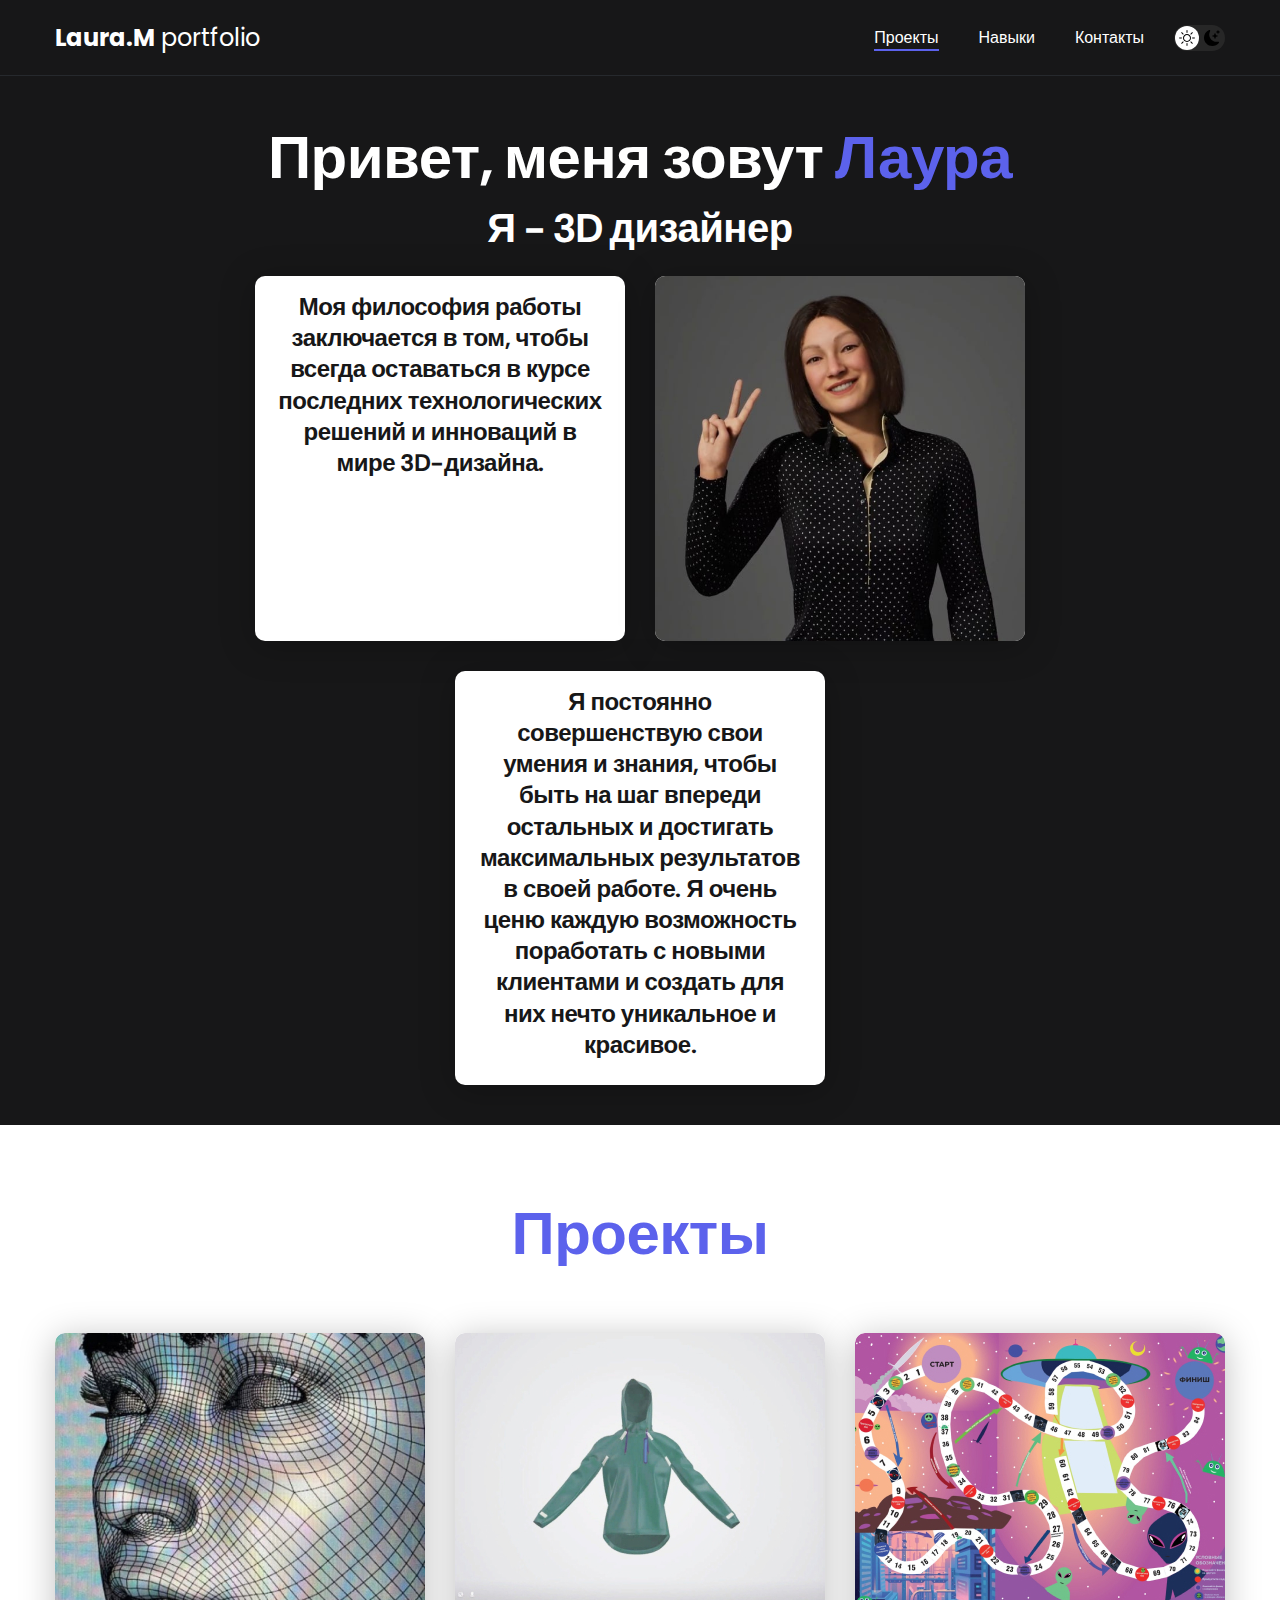
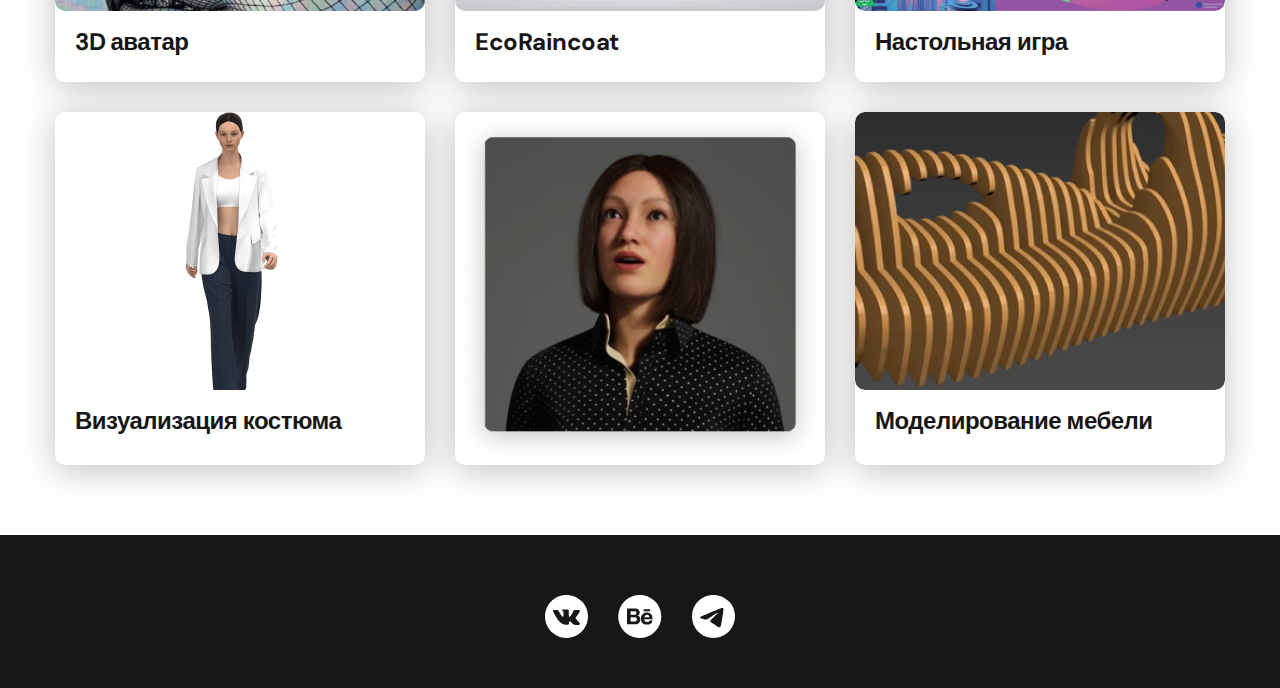
<file: index.html>
<!DOCTYPE html>
<html lang="en">
<head>
    <meta charset="UTF-8">
    <meta http-equiv="X-UA-Compatible" content="IE=edge">
    <meta name="viewport" content="width=device-width, initial-scale=1.0">
    <title>Freelancer portfolio</title>
    <link rel="stylesheet" href="./css/main.css">
</head>
<body>
    <nav class="nav">
        <div class="container">
            <div class="nav-row">
                <a href="./index.html" class="logo"><strong>Laura.M</strong> portfolio</a>

                <button class="dark-mode-btn">
                    <img src="./img/icons/sun.svg" alt="Light mode" class="dark-mode-btn__icon">
                    <img src="./img/icons/moon.svg" alt="Dark mode" class="dark-mode-btn__icon">
                </button>

                <ul class="nav-list">
                    <li class="nav-list__item"><a href="./index.html" class="nav-list__link nav-list__link--active">Проекты</a></li>
                    <li class="nav-list__item"><a href="./skills.html" class="nav-list__link">Навыки</a></li>
                    <li class="nav-list__item"><a href="./contacts.html" class="nav-list__link">Контакты</a></li>
                </ul>
            </div>
        </div>
    </nav>

    <header class="header">
        <div class="header__wrapper">
            <h1 class="header__title">
                <strong>Привет, меня зовут <em>Лаура</em></strong><br>
                Я - 3D дизайнер
            </h1>
            <ul class="projects">
                <li class="project">
                        <h3 class="project__title">Моя философия работы заключается в том, чтобы всегда оставаться в курсе последних технологических решений и инноваций в мире 3D-дизайна. </h3>
                </li>
                <li class="project">
                        <img src="./img/1.jpg" alt="Project img" class="project__img">
                </li>
                <li class="project">
                        <h3 class="project__title">Я постоянно совершенствую свои умения и знания, чтобы быть на шаг впереди остальных и достигать максимальных результатов в своей работе.
                            Я очень ценю каждую возможность поработать с новыми клиентами и создать для них нечто уникальное и красивое.</h3>
                </li>
            </ul>
        </div>
    </header>

    <main class="section">
        <div class="container">
            <h2 class="title-1">Проекты</h2>
            <ul class="projects">
                <li class="project">
                    <a href="./project-page1.html">
                        <img src="./img/projects/01.jpg" alt="Project img" class="project__img">
                        <h3 class="project__title">3D аватар</h3>
                    </a>
                </li>
                <li class="project">
                    <a href="./project-page2.html">
                        <img src="./img/projects/02.jpg" alt="Project img" class="project__img">
                        <h3 class="project__title">EcoRaincoat</h3>
                    </a>
                </li>
                <li class="project">
                    <a href="./project-page3.html">
                        <img src="./img/projects/03.jpg" alt="Project img" class="project__img">
                        <h3 class="project__title">Настольная игра</h3>
                    </a>
                </li>
                <li class="project">
                    <a href="./project-page4.html">
                        <img src="./img/projects/04.jpg" alt="Project img" class="project__img">
                        <h3 class="project__title">Визуализация костюма</h3>
                    </a>
                </li>
                <li class="project">
                        <img src="./img/projects/05.png" alt="Project img" class="project__img">
                </li>
                <li class="project">
                    <a href="./project-page5.html">
                        <img src="./img/projects/06.jpg" alt="Project img" class="project__img">
                        <h3 class="project__title">Моделирование мебели</h3>
                    </a>
                </li>
            </ul>
        </div>
    </main>

    <footer class="footer">
        <div class="container">
            <div class="footer__wrapper">
                <ul class="social">
                    <li class="social__item"><a href="https://vk.com/lauramedeuovaa"><img src="./img/icons/vk.svg" alt="Link"></a></li>
                    <li class="social__item"><a href="#!"><img src="./img/icons/be.svg" alt="Link"></a></li>
                    <li class="social__item"><a href="#!"><img src="./img/icons/tg.svg" alt="Link"></a></li>
                </ul>
            </div>
        </div>
    </footer>

    <script src="./js/main.js"></script>

</body>
</html>
</file>
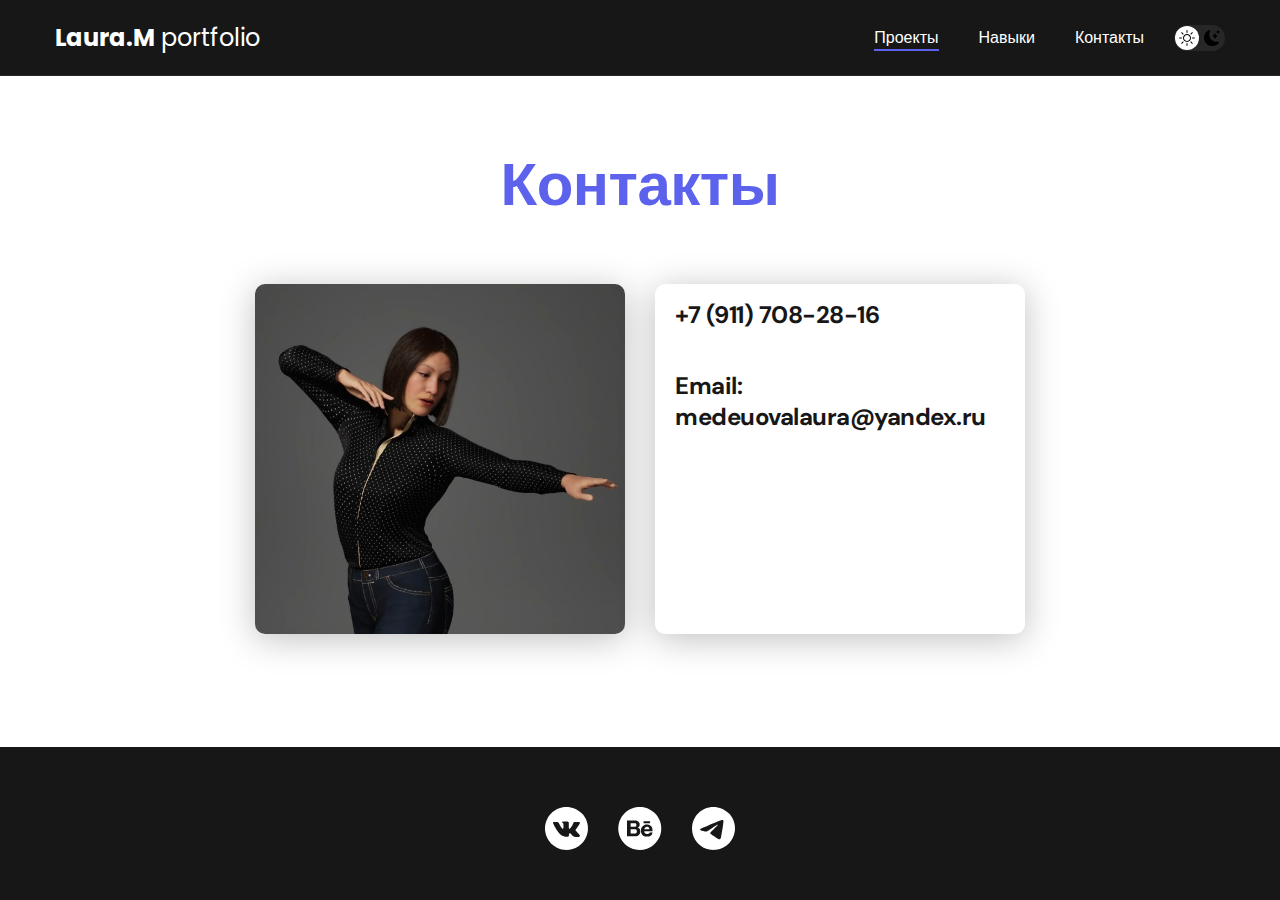
<file: contacts.html>
<!DOCTYPE html>
<html lang="en">
<head>
    <meta charset="UTF-8">
    <meta http-equiv="X-UA-Compatible" content="IE=edge">
    <meta name="viewport" content="width=device-width, initial-scale=1.0">
    <title>Freelancer portfolio</title>
    <link rel="stylesheet" href="./css/main.css">
</head>
<body>
    <nav class="nav">
        <div class="container">
            <div class="nav-row">
                <a href="./index.html" class="logo"><strong>Laura.M</strong> portfolio</a>

                <button class="dark-mode-btn">
                    <img src="./img/icons/sun.svg" alt="Light mode" class="dark-mode-btn__icon">
                    <img src="./img/icons/moon.svg" alt="Dark mode" class="dark-mode-btn__icon">
                </button>
                
                <ul class="nav-list">
                    <li class="nav-list__item"><a href="./index.html" class="nav-list__link nav-list__link--active">Проекты</a></li>
                    <li class="nav-list__item"><a href="./skills.html" class="nav-list__link">Навыки</a></li>
                    <li class="nav-list__item"><a href="./contacts.html" class="nav-list__link">Контакты</a></li>
                </ul>
            </div>
        </div>
    </nav>

    <main class="section">
        <div class="container">
            <h2 class="title-1">Контакты</h2>
            <ul class="projects">
                <li class="project">
                        <img src="./img/projects/25.jpg" alt="Project img" class="project__img">
                </li>
                <li class="project">
                        <h3 class="project__title">+7 (911) 708-28-16</h3>
                        <h3 class="project__title">Email: medeuovalaura@yandex.ru</h3>
                </li>
            </ul>
        </div>
    </main>

    <footer class="footer">
        <div class="container">
            <div class="footer__wrapper">
                <ul class="social">
                    <li class="social__item"><a href="https://vk.com/lauramedeuovaa"><img src="./img/icons/vk.svg" alt="Link"></a></li>
                    <li class="social__item"><a href="#!"><img src="./img/icons/be.svg" alt="Link"></a></li>
                    <li class="social__item"><a href="#!"><img src="./img/icons/tg.svg" alt="Link"></a></li>
                </ul>
            </div>
        </div>
    </footer>

    <script src="./js/main.js"></script>

</body>
</html>
</file>
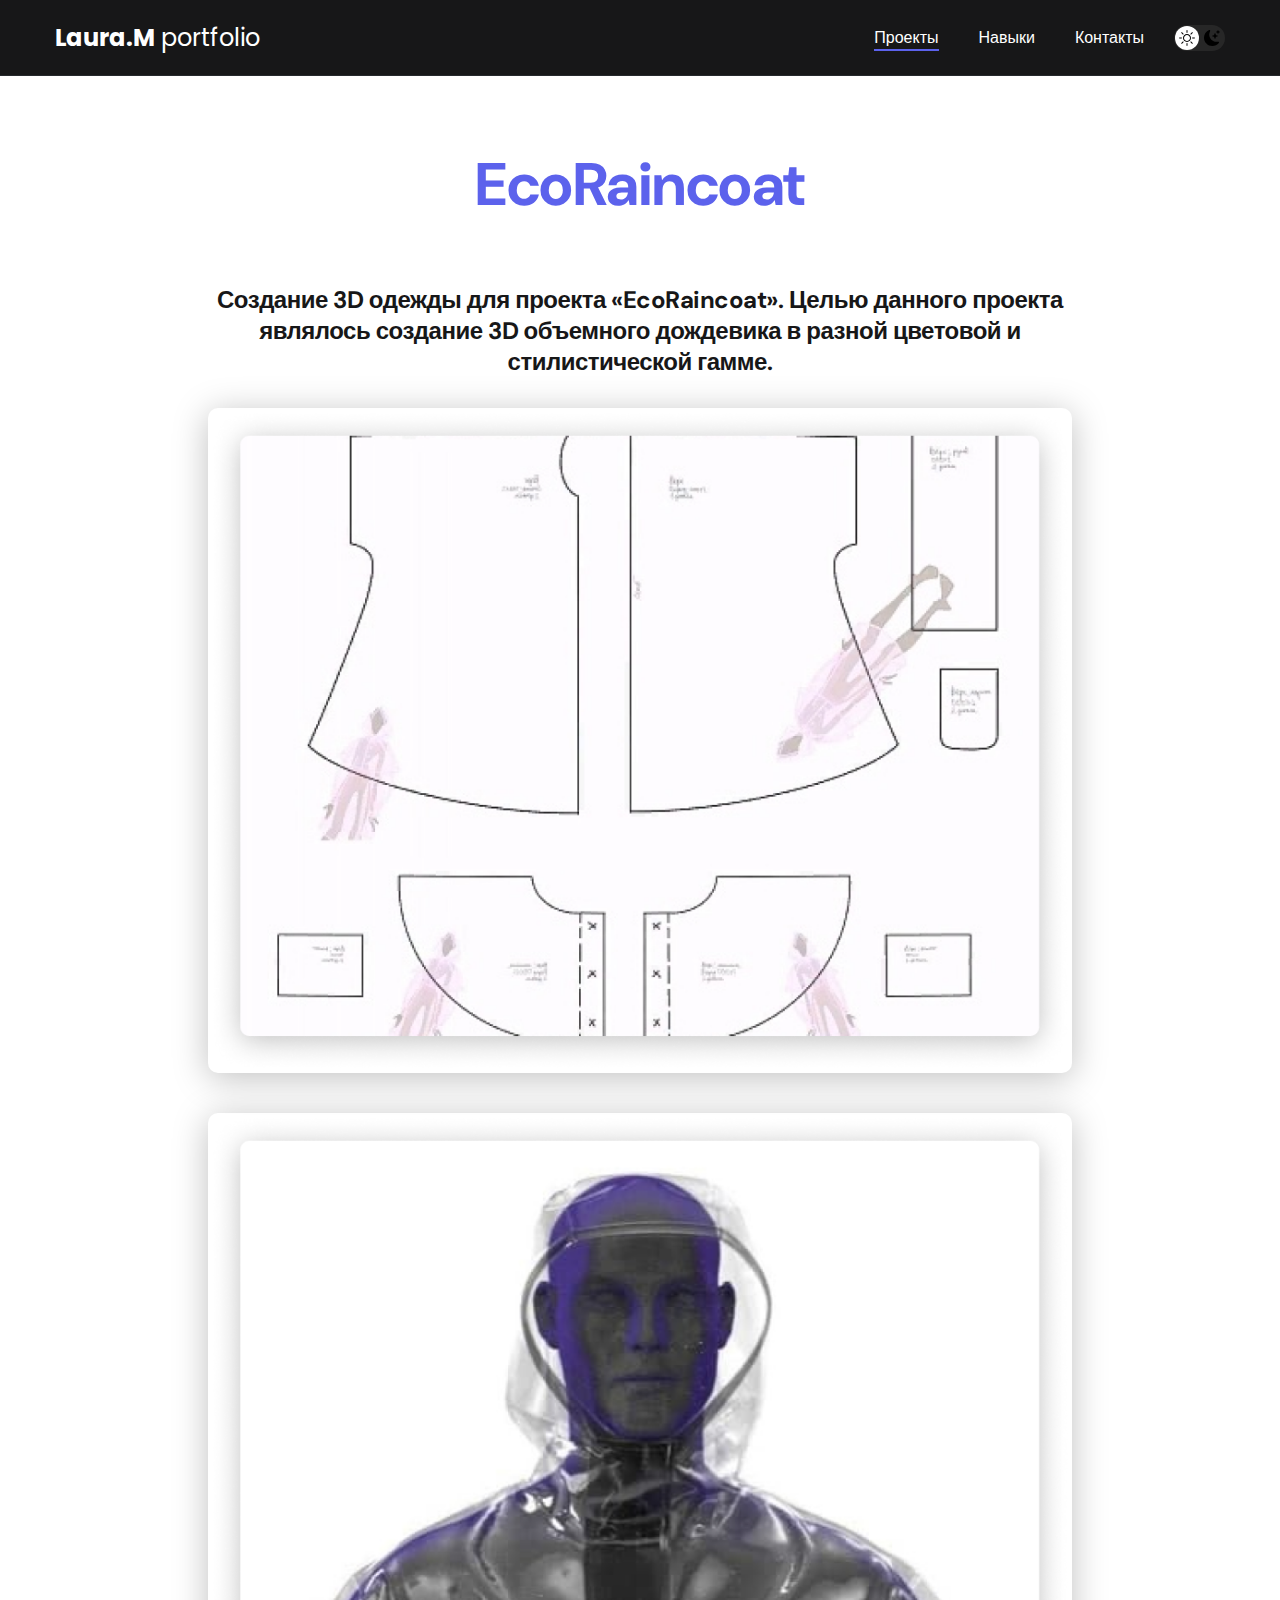
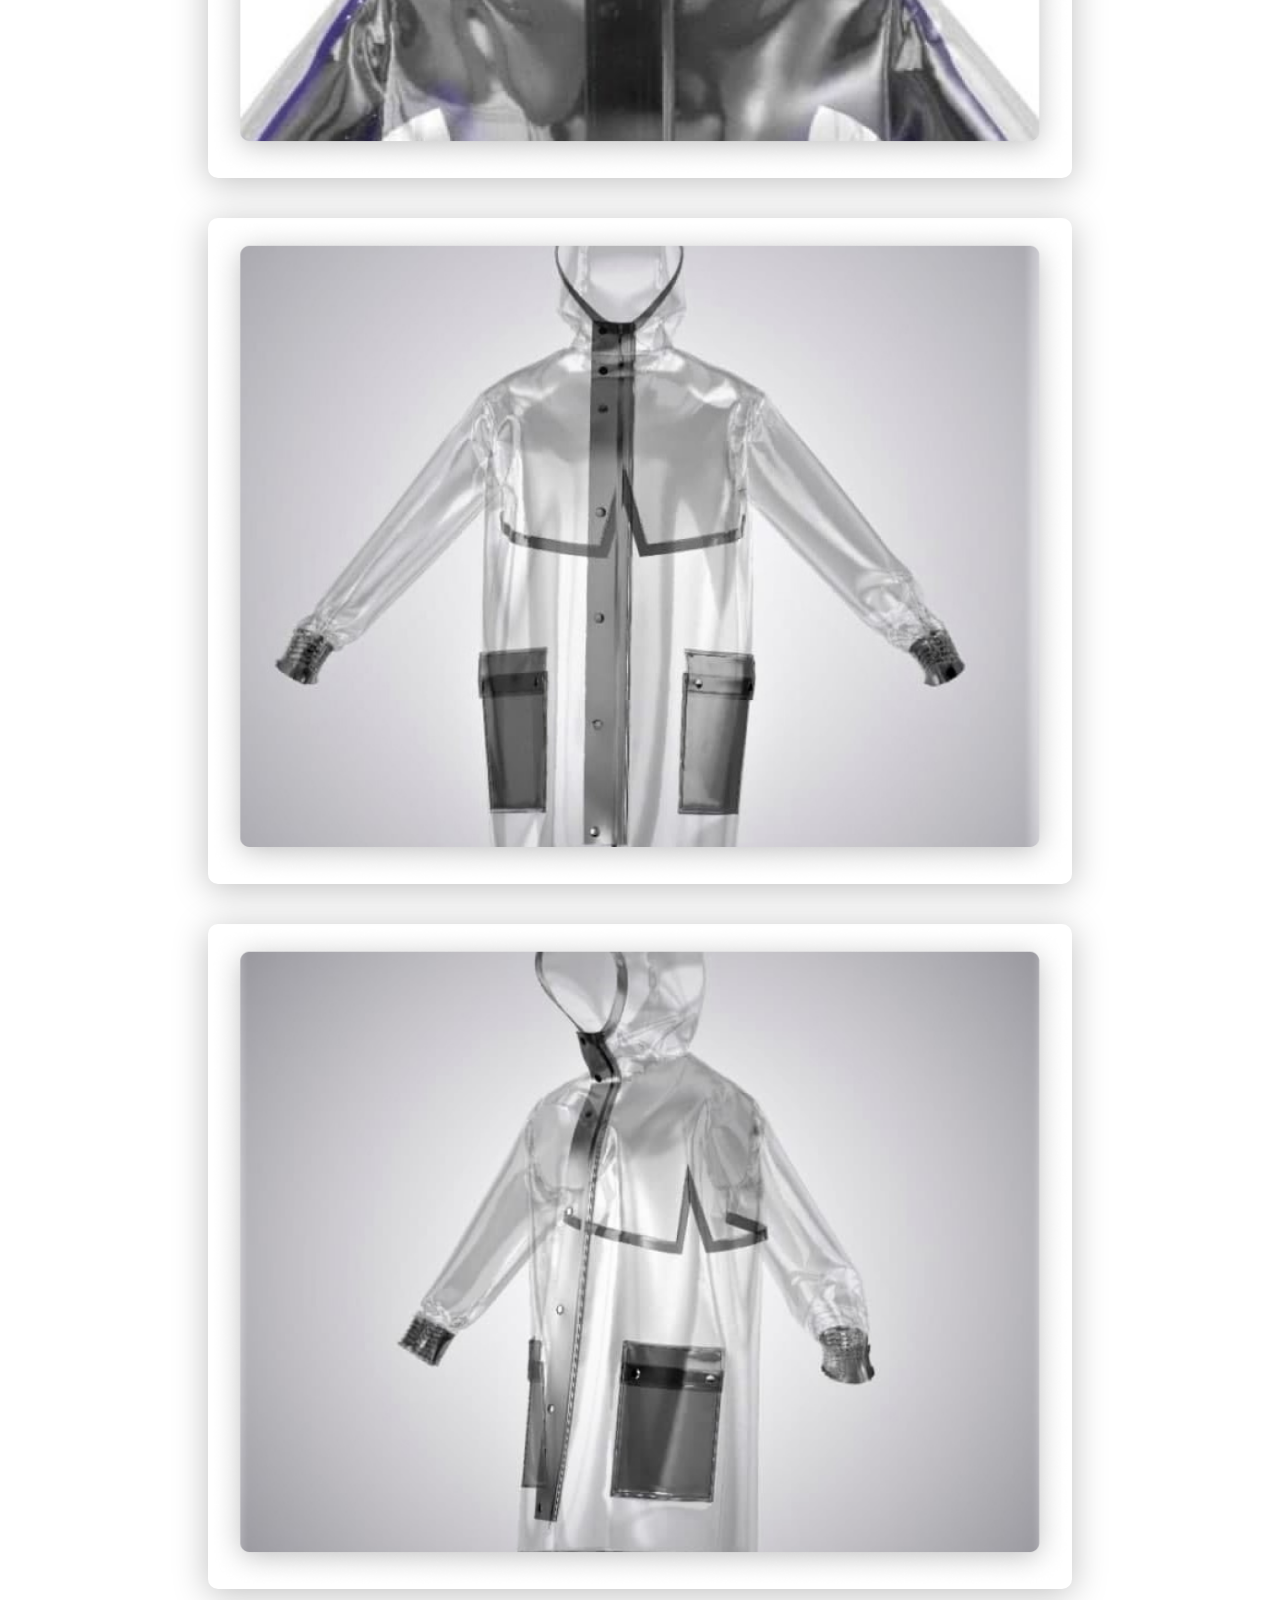
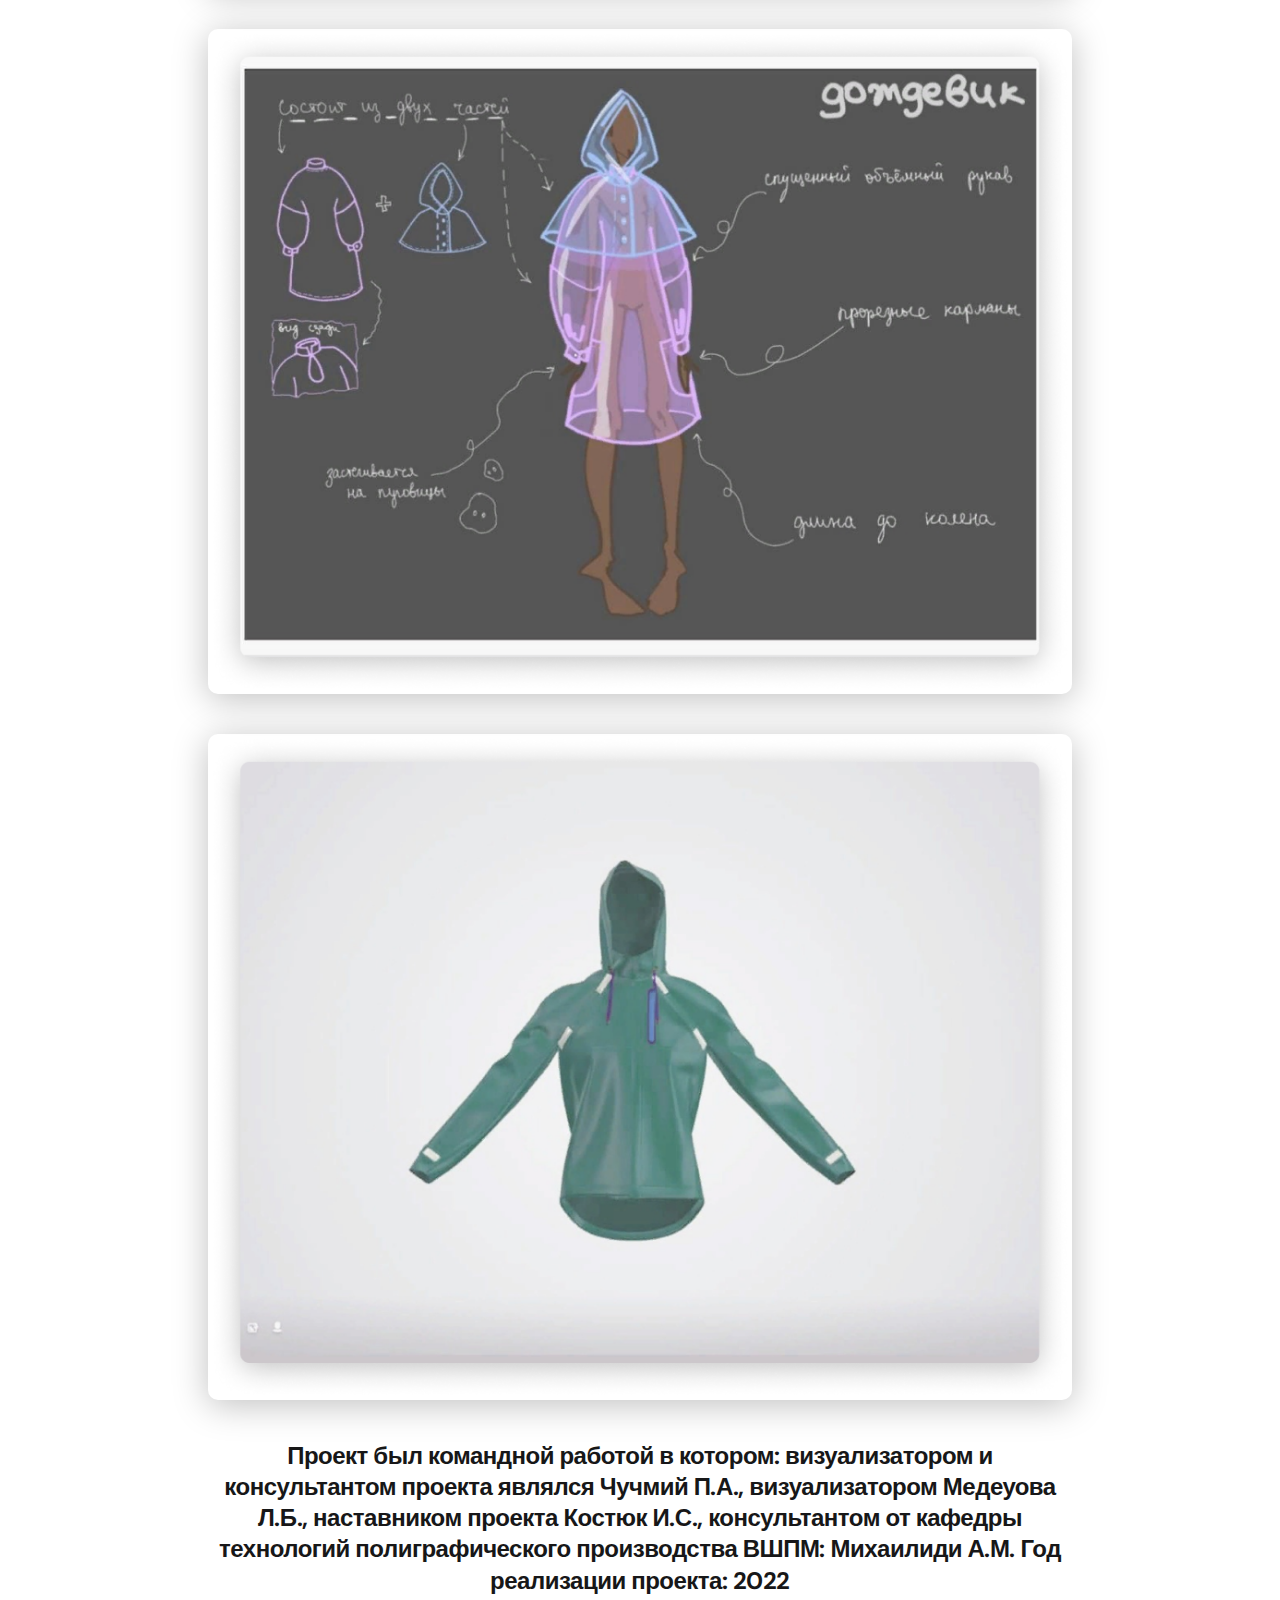
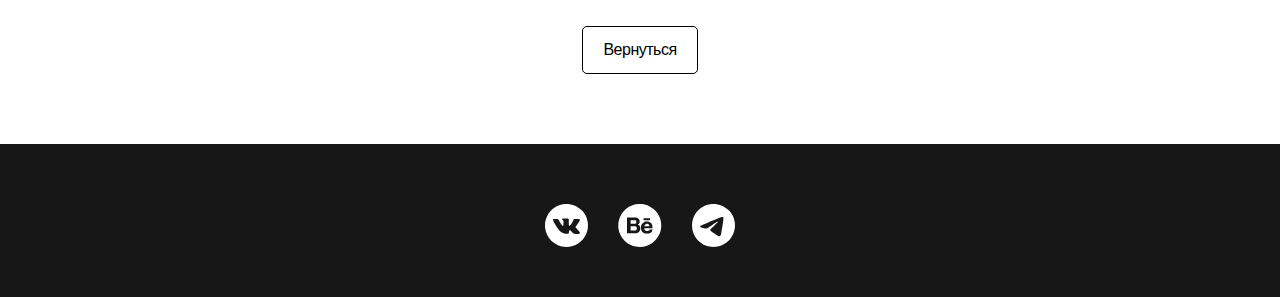
<file: project-page2.html>
<!DOCTYPE html>
<html lang="en">
<head>
    <meta charset="UTF-8">
    <meta http-equiv="X-UA-Compatible" content="IE=edge">
    <meta name="viewport" content="width=device-width, initial-scale=1.0">
    <title>Freelancer portfolio</title>
    <link rel="stylesheet" href="./css/main.css">
</head>
<body>
    <nav class="nav">
        <div class="container">
            <div class="nav-row">
                <a href="./index.html" class="logo"><strong>Laura.M</strong> portfolio</a>

                <button class="dark-mode-btn">
                    <img src="./img/icons/sun.svg" alt="Light mode" class="dark-mode-btn__icon">
                    <img src="./img/icons/moon.svg" alt="Dark mode" class="dark-mode-btn__icon">
                </button>

                <ul class="nav-list">
                    <li class="nav-list__item"><a href="./index.html" class="nav-list__link nav-list__link--active">Проекты</a></li>
                    <li class="nav-list__item"><a href="./skills.html" class="nav-list__link">Навыки</a></li>
                    <li class="nav-list__item"><a href="./contacts.html" class="nav-list__link">Контакты</a></li>
                </ul>
            </div>
        </div>
    </nav>

    <main class="section">
        <div class="container">
            <div class="project-details">

                <h1 class="title-1">EcoRaincoat</h1>

                <div class="project-details__desc">
                    <p>Создание 3D одежды для проекта «EcoRaincoat». Целью данного проекта являлось создание 3D объемного дождевика в разной цветовой и стилистической гамме.</p>
                </div>

                <img src="./img/projects/16.png" alt="" class="project-details__cover">
                <img src="./img/projects/11.png" alt="" class="project-details__cover">
                <img src="./img/projects/12.png" alt="" class="project-details__cover">
                <img src="./img/projects/13.png" alt="" class="project-details__cover">
                <img src="./img/projects/14.png" alt="" class="project-details__cover">
                <img src="./img/projects/15.png" alt="" class="project-details__cover">

                <div class="project-details__desc">
                    <p>Проект был командной работой в котором: визуализатором и консультантом проекта являлся Чучмий П.А., визуализатором Медеуова Л.Б., наставником проекта Костюк И.С., консультантом от кафедры технологий полиграфического производства ВШПМ: Михаилиди А.М.  Год реализации проекта: 2022</p>
                </div>

                <a href="index.html" class="btn-outline">
                    Вернуться
                </a>

            </div>
        </div>
    </main>

    <footer class="footer">
        <div class="container">
            <div class="footer__wrapper">
                <ul class="social">
                    <li class="social__item"><a href="https://vk.com/lauramedeuovaa"><img src="./img/icons/vk.svg" alt="Link"></a></li>
                    <li class="social__item"><a href="#!"><img src="./img/icons/be.svg" alt="Link"></a></li>
                    <li class="social__item"><a href="#!"><img src="./img/icons/tg.svg" alt="Link"></a></li>
                </ul>
            </div>
        </div>
    </footer>

    <script src="./js/main.js"></script>

</body>
</html>
</file>
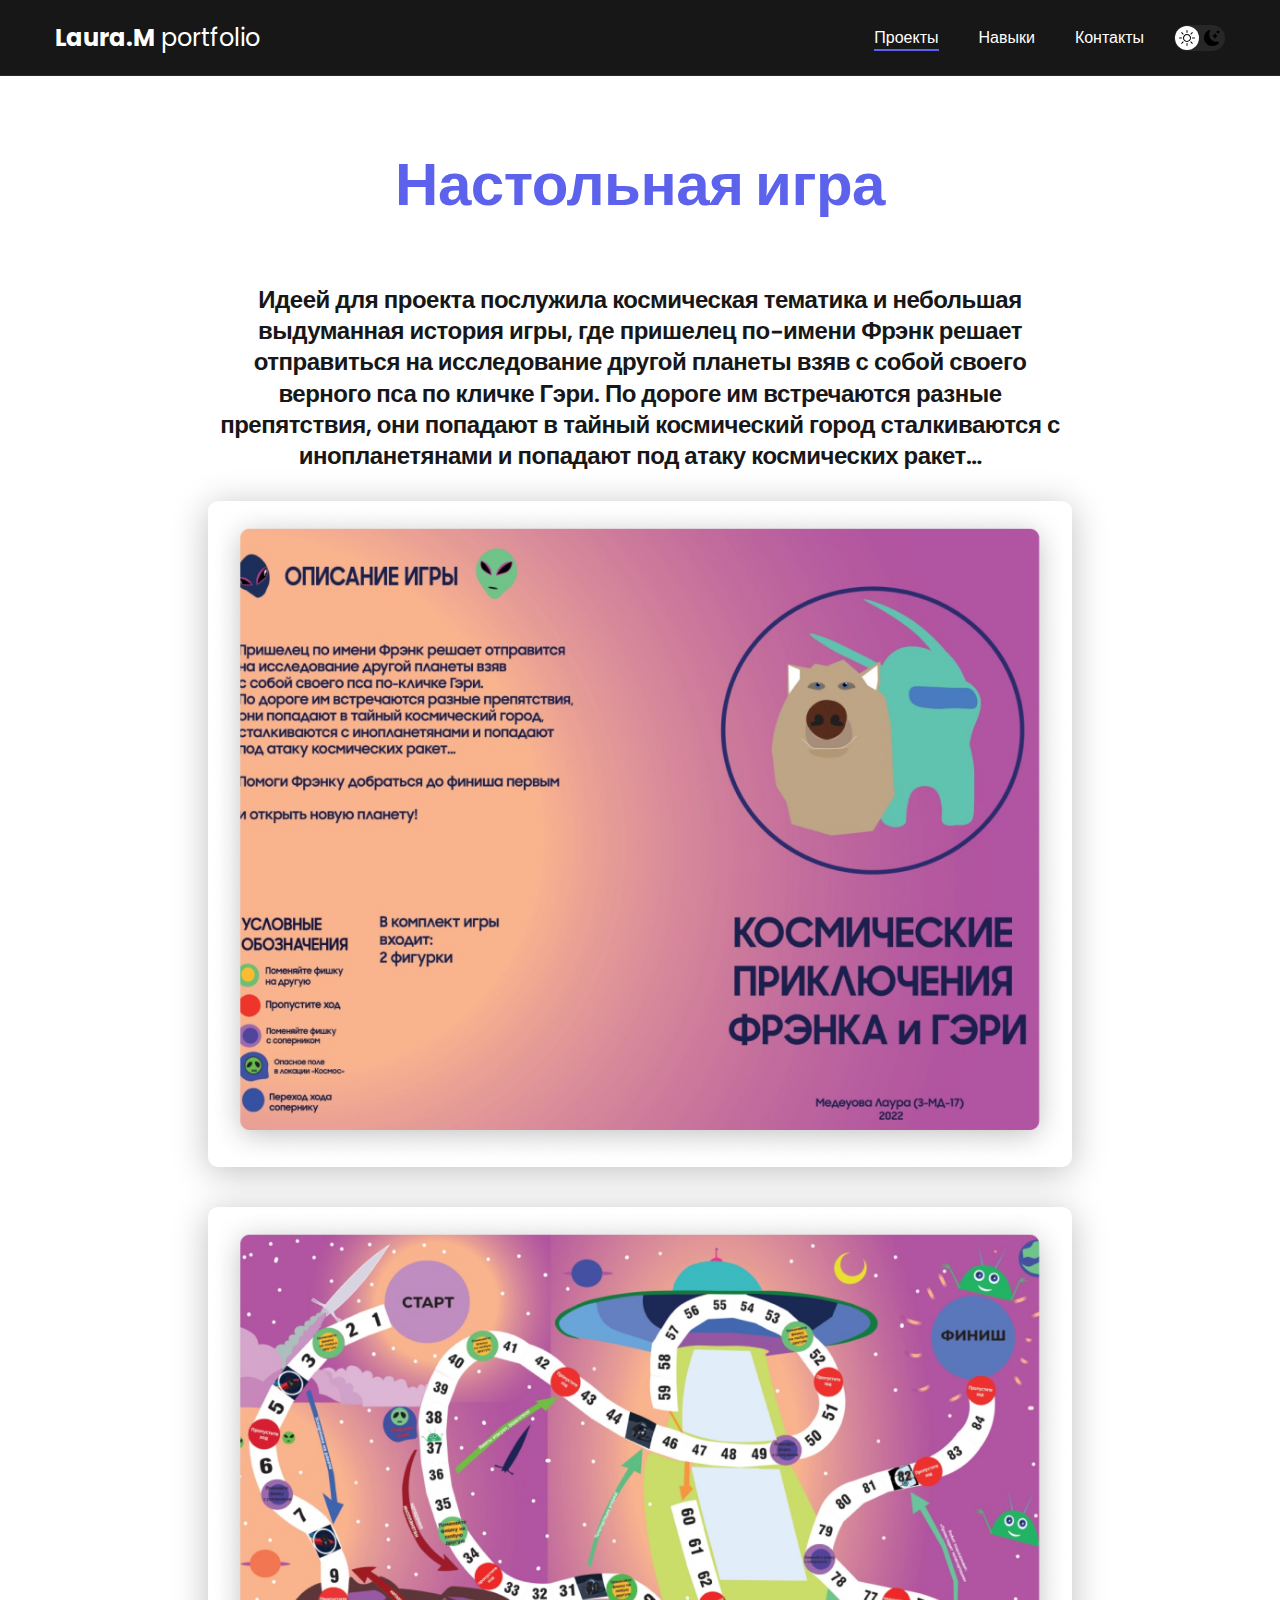
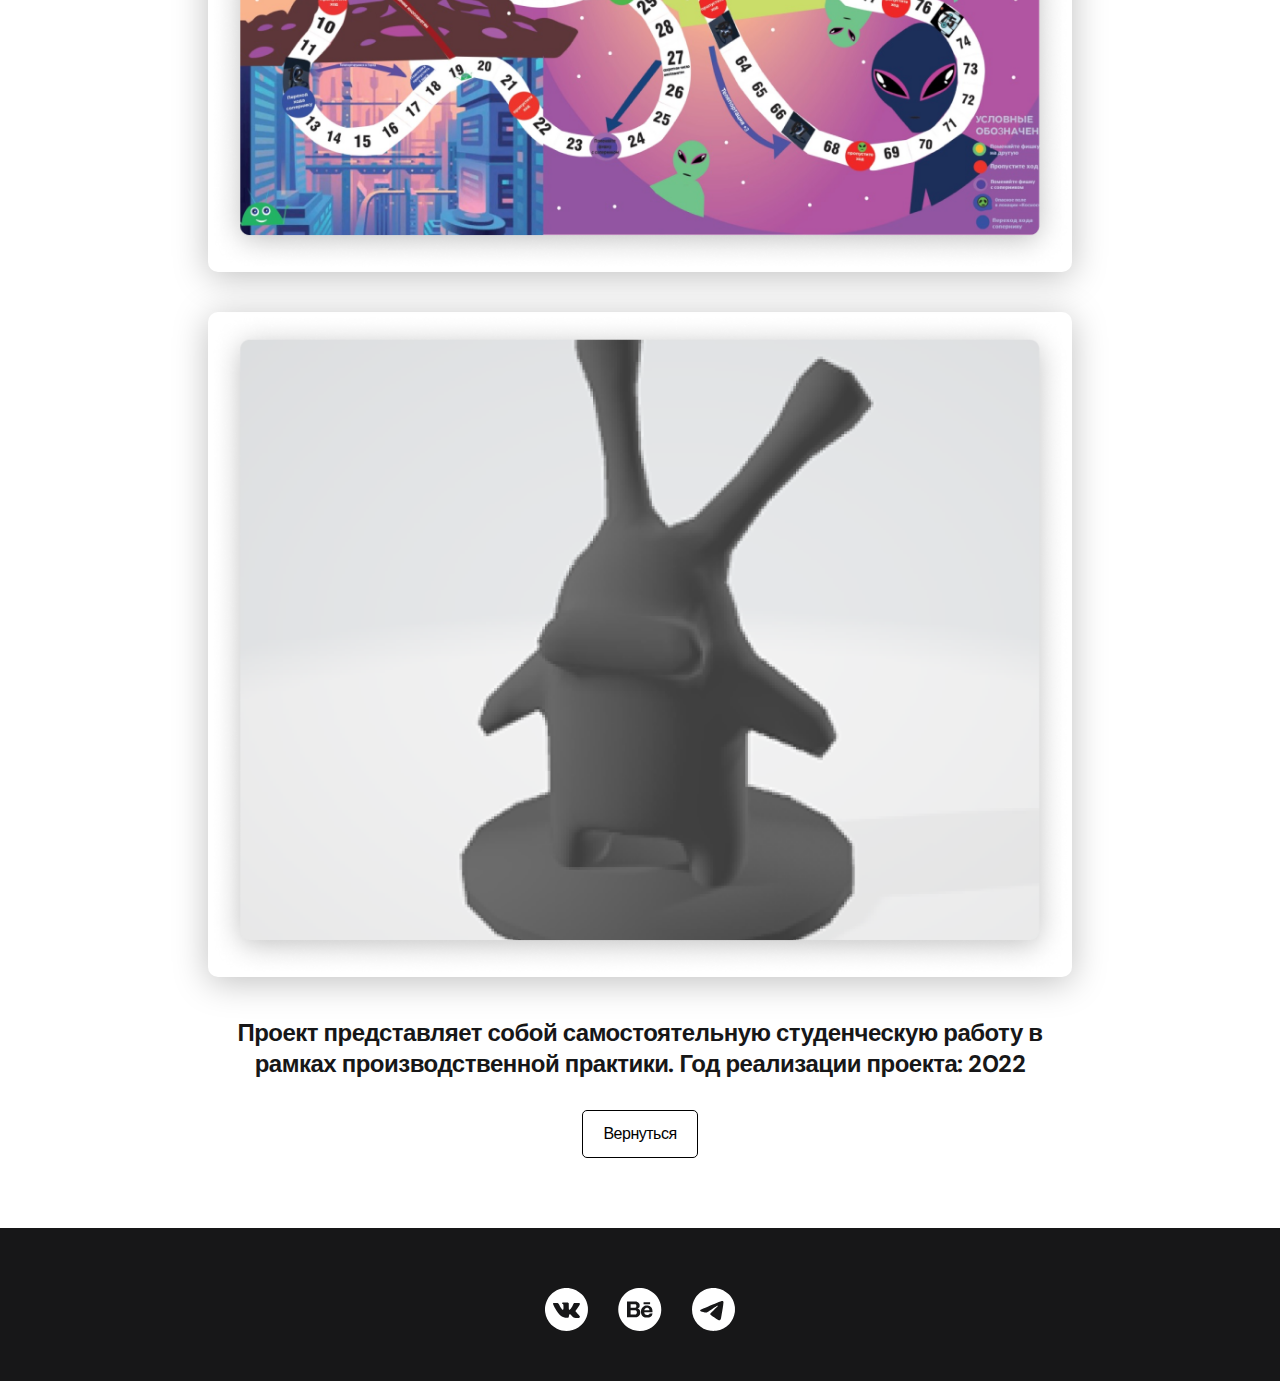
<file: project-page3.html>
<!DOCTYPE html>
<html lang="en">
<head>
    <meta charset="UTF-8">
    <meta http-equiv="X-UA-Compatible" content="IE=edge">
    <meta name="viewport" content="width=device-width, initial-scale=1.0">
    <title>Freelancer portfolio</title>
    <link rel="stylesheet" href="./css/main.css">
</head>
<body>
    <nav class="nav">
        <div class="container">
            <div class="nav-row">
                <a href="./index.html" class="logo"><strong>Laura.M</strong> portfolio</a>

                <button class="dark-mode-btn">
                    <img src="./img/icons/sun.svg" alt="Light mode" class="dark-mode-btn__icon">
                    <img src="./img/icons/moon.svg" alt="Dark mode" class="dark-mode-btn__icon">
                </button>

                <ul class="nav-list">
                    <li class="nav-list__item"><a href="./index.html" class="nav-list__link nav-list__link--active">Проекты</a></li>
                    <li class="nav-list__item"><a href="./skills.html" class="nav-list__link">Навыки</a></li>
                    <li class="nav-list__item"><a href="./contacts.html" class="nav-list__link">Контакты</a></li>
                </ul>
            </div>
        </div>
    </nav>

    <main class="section">
        <div class="container">
            <div class="project-details">

                <h1 class="title-1">Настольная игра</h1>

                <div class="project-details__desc">
                    <p>Идеей для проекта послужила космическая тематика и небольшая выдуманная история игры, где пришелец по-имени Фрэнк решает отправиться на исследование другой планеты взяв с собой своего верного пса по кличке Гэри. По дороге им встречаются разные препятствия, они попадают в тайный космический город сталкиваются с инопланетянами и попадают под атаку космических ракет…</p>
                </div>

                <img src="./img/projects/17.png" alt="" class="project-details__cover">
                <img src="./img/projects/18.png" alt="" class="project-details__cover">
                <img src="./img/projects/19.png" alt="" class="project-details__cover">

                <div class="project-details__desc">
                    <p>Проект представляет собой самостоятельную студенческую работу в рамках производственной практики. Год реализации проекта: 2022</p>
                </div>

                <a href="index.html" class="btn-outline">
                    Вернуться
                </a>

            </div>
        </div>
    </main>

    <footer class="footer">
        <div class="container">
            <div class="footer__wrapper">
                <ul class="social">
                    <li class="social__item"><a href="https://vk.com/lauramedeuovaa"><img src="./img/icons/vk.svg" alt="Link"></a></li>
                    <li class="social__item"><a href="#!"><img src="./img/icons/be.svg" alt="Link"></a></li>
                    <li class="social__item"><a href="#!"><img src="./img/icons/tg.svg" alt="Link"></a></li>
                </ul>
            </div>
        </div>
    </footer>

    <script src="./js/main.js"></script>

</body>
</html>
</file>
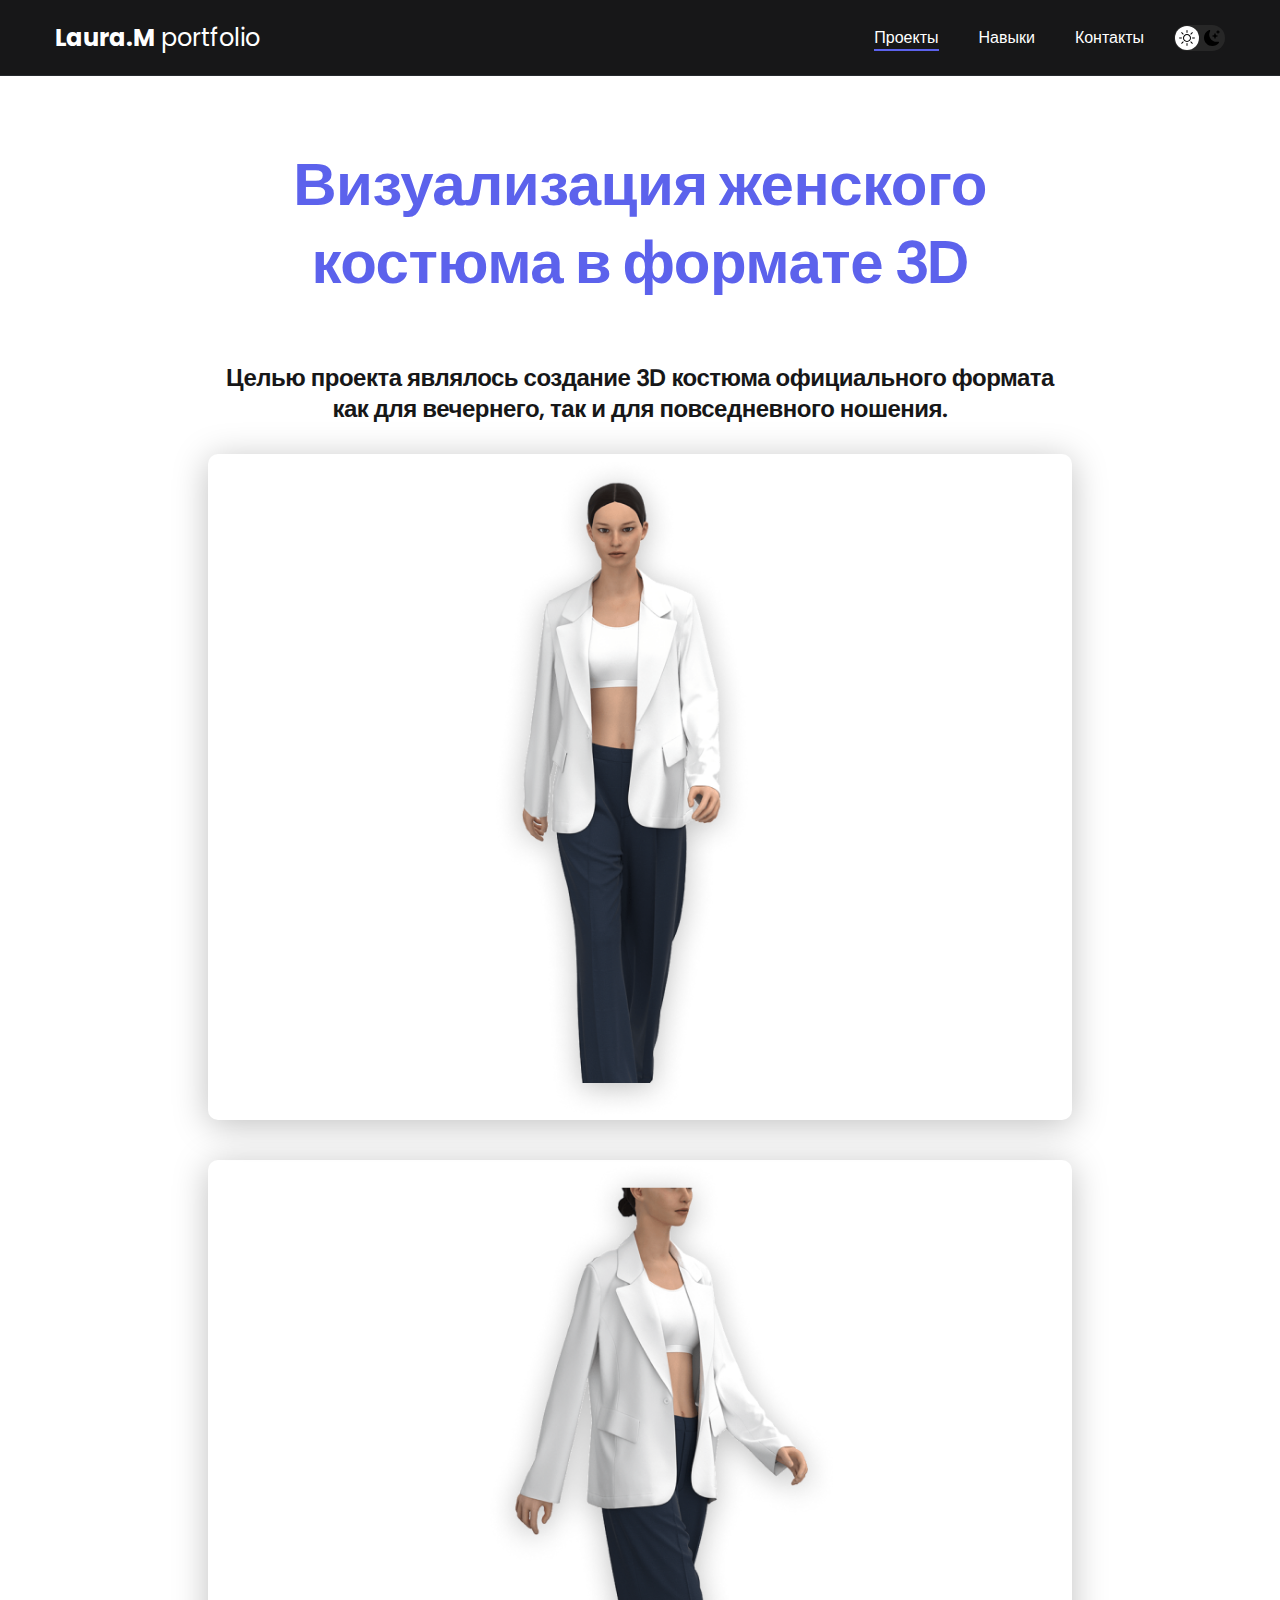
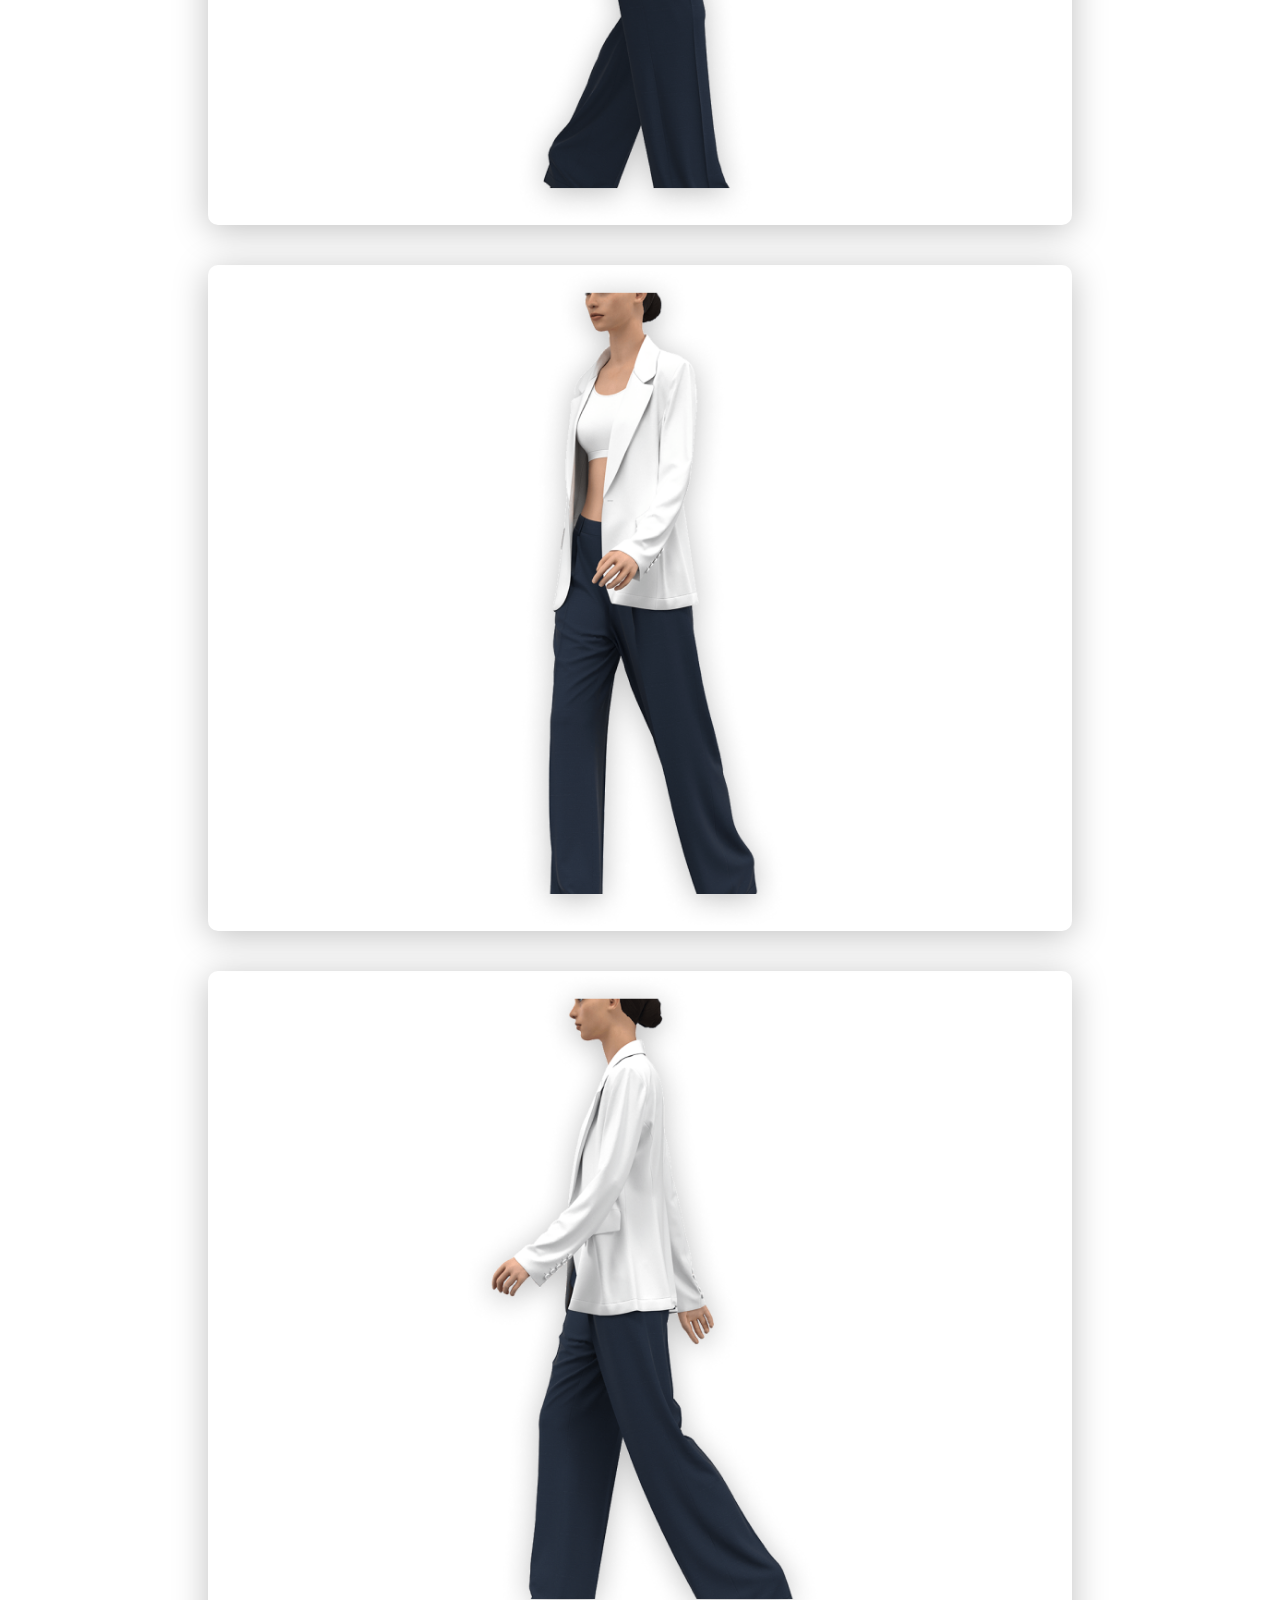
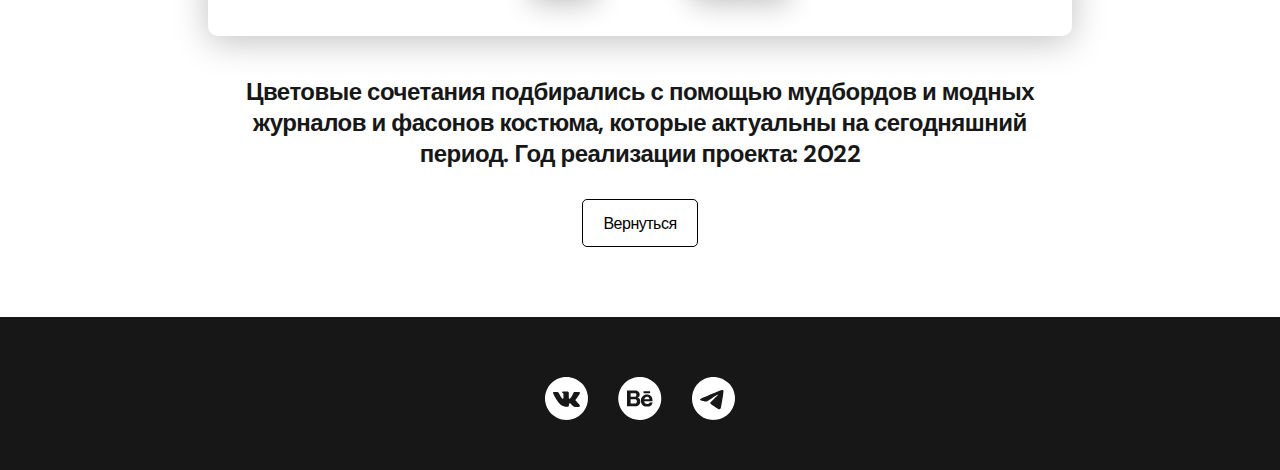
<file: project-page4.html>
<!DOCTYPE html>
<html lang="en">
<head>
    <meta charset="UTF-8">
    <meta http-equiv="X-UA-Compatible" content="IE=edge">
    <meta name="viewport" content="width=device-width, initial-scale=1.0">
    <title>Freelancer portfolio</title>
    <link rel="stylesheet" href="./css/main.css">
</head>
<body>
    <nav class="nav">
        <div class="container">
            <div class="nav-row">
                <a href="./index.html" class="logo"><strong>Laura.M</strong> portfolio</a>

                <button class="dark-mode-btn">
                    <img src="./img/icons/sun.svg" alt="Light mode" class="dark-mode-btn__icon">
                    <img src="./img/icons/moon.svg" alt="Dark mode" class="dark-mode-btn__icon">
                </button>

                <ul class="nav-list">
                    <li class="nav-list__item"><a href="./index.html" class="nav-list__link nav-list__link--active">Проекты</a></li>
                    <li class="nav-list__item"><a href="./skills.html" class="nav-list__link">Навыки</a></li>
                    <li class="nav-list__item"><a href="./contacts.html" class="nav-list__link">Контакты</a></li>
                </ul>
            </div>
        </div>
    </nav>

    <main class="section">
        <div class="container">
            <div class="project-details">

                <h1 class="title-1">Визуализация женского костюма в формате 3D </h1>

                <div class="project-details__desc">
                    <p>Целью проекта являлось создание 3D костюма официального формата как для вечернего, так и для повседневного ношения.</p>
                </div>

                <img src="./img/projects/20.png" alt="" class="project-details__cover">
                <img src="./img/projects/21.png" alt="" class="project-details__cover">
                <img src="./img/projects/22.png" alt="" class="project-details__cover">
                <img src="./img/projects/23.png" alt="" class="project-details__cover">

                <div class="project-details__desc">
                    <p>Цветовые сочетания подбирались с помощью мудбордов и модных журналов и фасонов костюма, которые актуальны на сегодняшний период. Год реализации проекта: 2022</p>
                </div>

                <a href="index.html" class="btn-outline">
                    Вернуться
                </a>

            </div>
        </div>
    </main>

    <footer class="footer">
        <div class="container">
            <div class="footer__wrapper">
                <ul class="social">
                    <li class="social__item"><a href="https://vk.com/lauramedeuovaa"><img src="./img/icons/vk.svg" alt="Link"></a></li>
                    <li class="social__item"><a href="#!"><img src="./img/icons/be.svg" alt="Link"></a></li>
                    <li class="social__item"><a href="#!"><img src="./img/icons/tg.svg" alt="Link"></a></li>
                </ul>
            </div>
        </div>
    </footer>

    <script src="./js/main.js"></script>

</body>
</html>
</file>
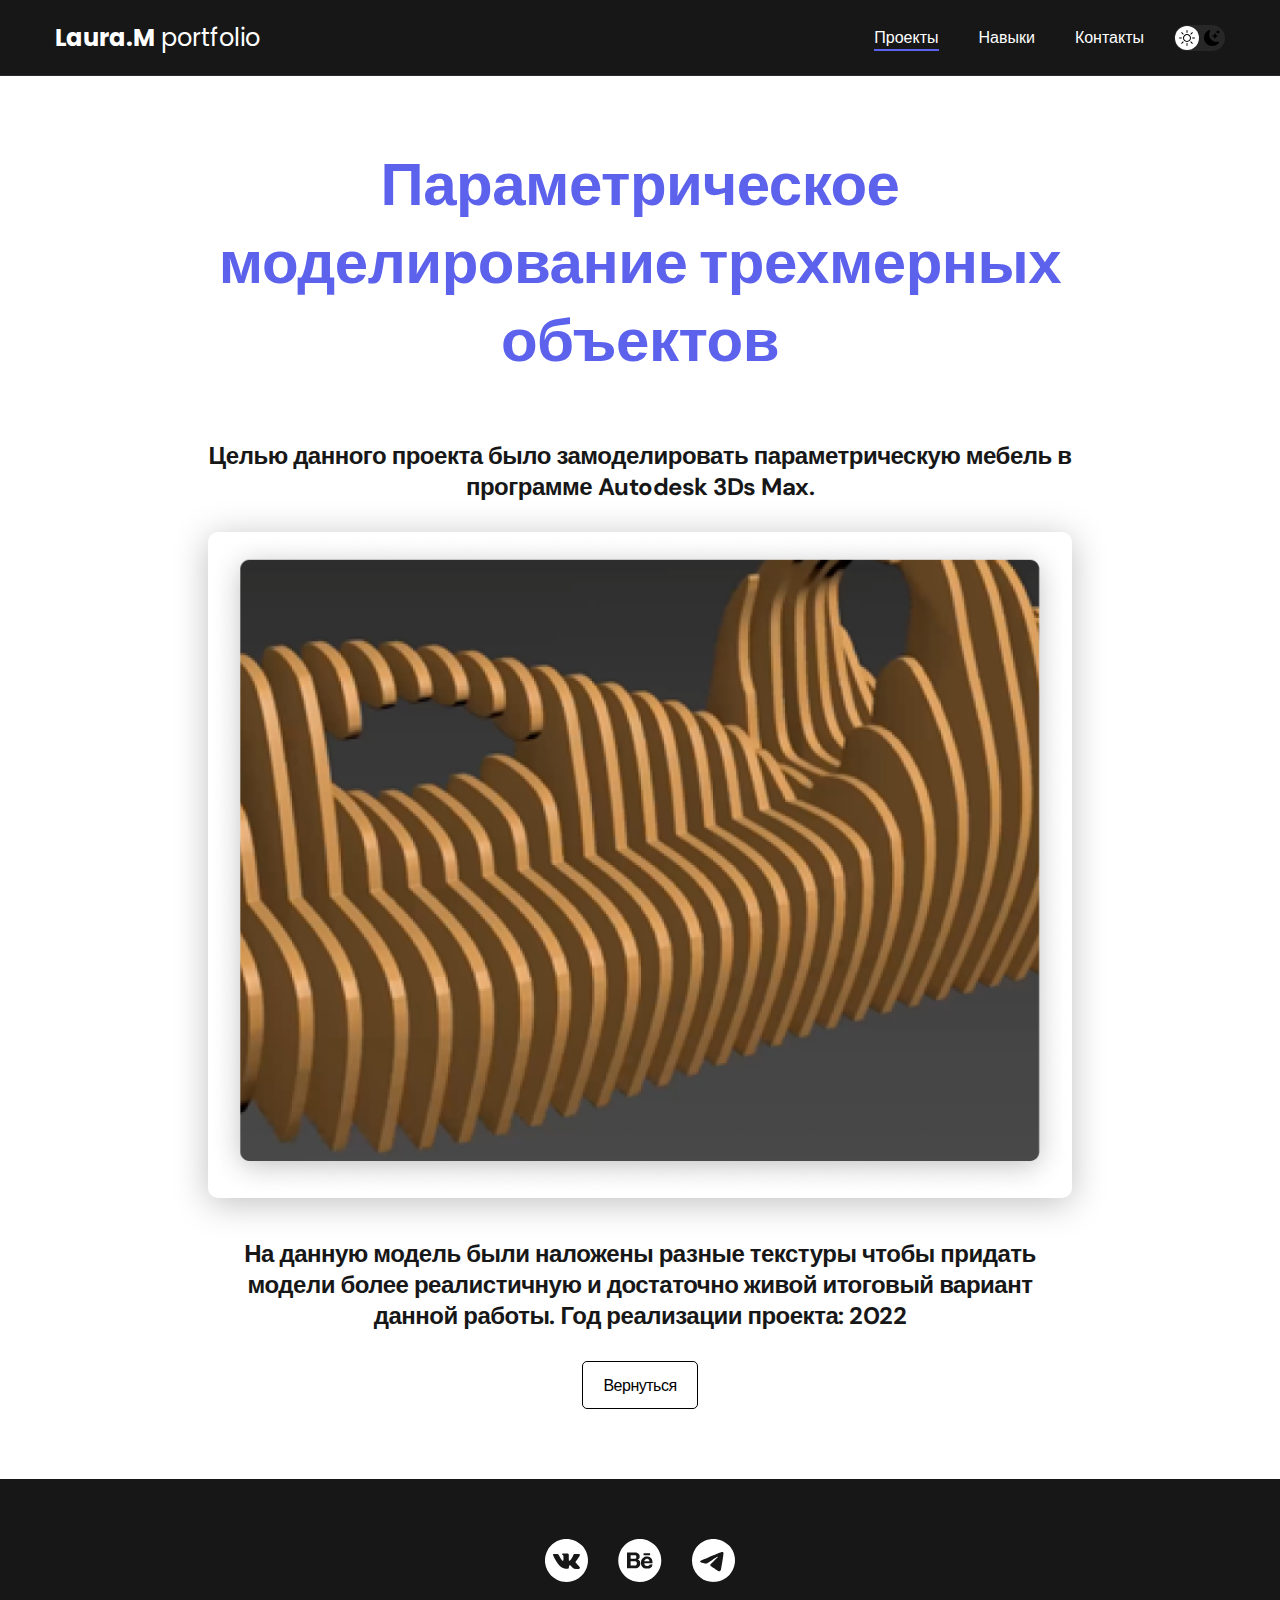
<file: project-page5.html>
<!DOCTYPE html>
<html lang="en">
<head>
    <meta charset="UTF-8">
    <meta http-equiv="X-UA-Compatible" content="IE=edge">
    <meta name="viewport" content="width=device-width, initial-scale=1.0">
    <title>Freelancer portfolio</title>
    <link rel="stylesheet" href="./css/main.css">
</head>
<body>
    <nav class="nav">
        <div class="container">
            <div class="nav-row">
                <a href="./index.html" class="logo"><strong>Laura.M</strong> portfolio</a>

                <button class="dark-mode-btn">
                    <img src="./img/icons/sun.svg" alt="Light mode" class="dark-mode-btn__icon">
                    <img src="./img/icons/moon.svg" alt="Dark mode" class="dark-mode-btn__icon">
                </button>

                <ul class="nav-list">
                    <li class="nav-list__item"><a href="./index.html" class="nav-list__link nav-list__link--active">Проекты</a></li>
                    <li class="nav-list__item"><a href="./skills.html" class="nav-list__link">Навыки</a></li>
                    <li class="nav-list__item"><a href="./contacts.html" class="nav-list__link">Контакты</a></li>
                </ul>
            </div>
        </div>
    </nav>

    <main class="section">
        <div class="container">
            <div class="project-details">

                <h1 class="title-1">Параметрическое моделирование трехмерных объектов</h1>

                <div class="project-details__desc">
                    <p>Целью данного проекта было замоделировать параметрическую мебель в программе Autodesk 3Ds Max.</p>
                </div>

                <img src="./img/projects/24.png" alt="" class="project-details__cover">

                <div class="project-details__desc">
                    <p>На данную модель были наложены разные текстуры чтобы придать модели более реалистичную и достаточно живой итоговый вариант данной работы.  Год реализации проекта: 2022</p>
                </div>

                <a href="index.html" class="btn-outline">
                    Вернуться
                </a>

            </div>
        </div>
    </main>

    <footer class="footer">
        <div class="container">
            <div class="footer__wrapper">
                <ul class="social">
                    <li class="social__item"><a href="https://vk.com/lauramedeuovaa"><img src="./img/icons/vk.svg" alt="Link"></a></li>
                    <li class="social__item"><a href="#!"><img src="./img/icons/be.svg" alt="Link"></a></li>
                    <li class="social__item"><a href="#!"><img src="./img/icons/tg.svg" alt="Link"></a></li>
                </ul>
            </div>
        </div>
    </footer>

    <script src="./js/main.js"></script>

</body>
</html>
</file>
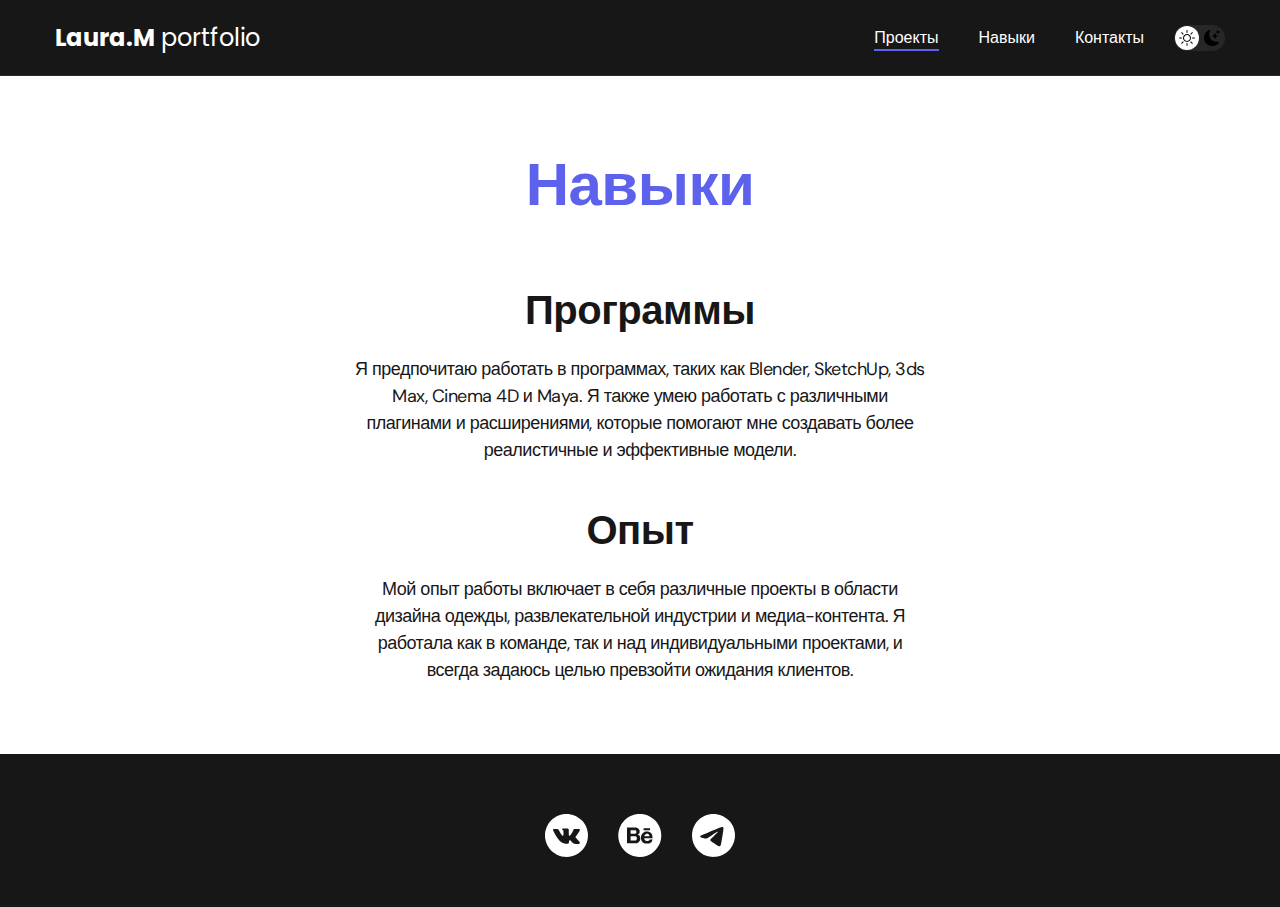
<file: skills.html>
<!DOCTYPE html>
<html lang="en">
<head>
    <meta charset="UTF-8">
    <meta http-equiv="X-UA-Compatible" content="IE=edge">
    <meta name="viewport" content="width=device-width, initial-scale=1.0">
    <title>Freelancer portfolio</title>
    <link rel="stylesheet" href="./css/main.css">
</head>
<body>
    <nav class="nav">
        <div class="container">
            <div class="nav-row">
                <a href="./index.html" class="logo"><strong>Laura.M</strong> portfolio</a>

                <button class="dark-mode-btn">
                    <img src="./img/icons/sun.svg" alt="Light mode" class="dark-mode-btn__icon">
                    <img src="./img/icons/moon.svg" alt="Dark mode" class="dark-mode-btn__icon">
                </button>

                <ul class="nav-list">
                    <li class="nav-list__item"><a href="./index.html" class="nav-list__link nav-list__link--active">Проекты</a></li>
                    <li class="nav-list__item"><a href="./skills.html" class="nav-list__link">Навыки</a></li>
                    <li class="nav-list__item"><a href="./contacts.html" class="nav-list__link">Контакты</a></li>
                </ul>
            </div>
        </div>
    </nav>

    <main class="section">
        <div class="container">
                <h1 class="title-1">Навыки</h1>

                <ul class="content-list">
                    <li class="content-list__item">
                        <h2 class="title-2">Программы</h2>
                        <p>Я предпочитаю работать в программах, таких как Blender, SketchUp, 3ds Max, Cinema 4D и Maya. 
                            Я также умею работать с различными плагинами и расширениями, которые помогают мне создавать более реалистичные и эффективные модели.</p>
                    </li>
                    <li class="content-list__item">
                        <h2 class="title-2">Опыт</h2>
                        <p>Мой опыт работы включает в себя различные проекты в области дизайна одежды, развлекательной индустрии и медиа-контента. 
                            Я работала как в команде, так и над индивидуальными проектами, и всегда задаюсь целью превзойти ожидания клиентов.</p>
                    </li>
                </ul>

        </div>
    </main>

    <footer class="footer">
        <div class="container">
            <div class="footer__wrapper">
                <ul class="social">
                    <li class="social__item"><a href="https://vk.com/lauramedeuovaa"><img src="./img/icons/vk.svg" alt="Link"></a></li>
                    <li class="social__item"><a href="#!"><img src="./img/icons/be.svg" alt="Link"></a></li>
                    <li class="social__item"><a href="#!"><img src="./img/icons/tg.svg" alt="Link"></a></li>
                </ul>
            </div>
        </div>
    </footer>

    <script src="./js/main.js"></script>

</body>
</html>
</file>
<file: css/main.css>
@import "./reset.css";
@import url('https://fonts.googleapis.com/css2?family=DM+Sans:wght@400;500;700&family=Poppins:wght@400;500;700&display=swap');

/*
font-family: 'DM Sans', sans-serif;
font-family: 'Poppins', sans-serif;
*/

/* * {
    border: 1px solid red;
} */

:root {
    --blackpure: #000;
    --black: #171718;
    --black-border: #26292D;
    --white: #fff;
    --purple: #5C62EC;

    --text-color: var(--black);

    --dark-bg: var(--black);
    --dark-border: var(--black-border);
    --header-text: var(--white);
    --accent: var(--purple);

    /* Light mode */
    --page-bg: var(--white);
    --text-color: var(--black);

    --title-1: var(--accent);

    --project-card-bg: var(--white);
    --project-card-text: var(--black);
    --box-shadow: 0px 5px 35px rgba(0, 0, 0, 0.25);
}

.dark {
     /* Dark mode */
    --page-bg: #252526;
    --text-color: var(--white);

    --title-1: var(--white);

    --project-card-bg: var(--black);
    --project-card-text: var(--white);
    --box-shadow: 0px 5px 35px rgba(0, 0, 0, 0.8);
}

html, body {
    display: flex;
    flex-direction: column;
    min-height: 100vh;

    font-family: 'DM Sans', sans-serif;
    letter-spacing: -0.5px;

    /* Light mode */
    background-color: var(--page-bg);
    color: var(--text-color);
}

/* General */

.container {
    margin: 0 auto;
    padding: 0 15px;
    max-width: 1200px;
}

.none {
    display: none !important;
}

.section {
    padding: 70px 0;
}

.title-1 {
    margin-bottom: 60px;

    font-size: 60px;
    font-weight: 700;
    line-height: 1.3;
    color: var(--title-1);
    text-align: center;
}

.title-2 {
    margin-bottom: 20px;

    font-size: 40px;
    font-weight: 700;
    line-height: 1.3;
}

/* Nav */

.nav {
    padding: 20px 0;
    border-bottom: 1px solid var(--dark-border);
    background-color: var(--dark-bg);
    color: var(--header-text);
    letter-spacing: normal;
}

.nav-row {
    display: flex;
    justify-content: flex-end;
    align-items: center;
    column-gap: 30px;
    row-gap: 20px;
    flex-wrap: wrap;
}

.logo {
    margin-right: auto;
    color: var(--header-text);
    font-size: 24px;
    font-family: 'Poppins', sans-serif;
}

.logo strong {
    font-weight: 700;
}

.nav-list {
    display: flex;
    flex-wrap: wrap;
    row-gap: 10px;
    align-items: center;
    column-gap: 40px;
    font-size: 16px;
    font-weight: 500;
    font-family: 'Poppins', sans-serif;
}

.nav-list__link {
    color: var(--header-text);
    transition: opacity 0.2s ease-in;
}

.nav-list__link:hover {
    opacity: 0.8;
}

.nav-list__link--active {
    position: relative;
}

.nav-list__link--active::before {
    content: "";

    position: absolute;
    left: 0;
    top: 100%;

    display: block;
    height: 2px;
    width: 100%;
    background-color: var(--accent);
}

/* Dark mode btn */

.dark-mode-btn {
    order: 9;

    position: relative;
    display: flex;
    justify-content: space-between;

    width: 51px;
    height: 26px;
    padding: 5px;

    border-radius: 50px;
    background-color: #272727;
}

.dark-mode-btn::before {
    content: "";

    position: absolute;
    top: 1px;
    left: 1px;

    display: block;
    width: 24px;
    height: 24px;

    border-radius: 50%;
    background-color: var(--white);

    transition: left 0.2s ease-in;
}

.dark-mode-btn--active::before {
    left: 26px;
}

.dark-mode-btn__icon {
    position: relative;
    z-index: 9;
}

/* Header */

.header {
    padding: 40px 0;
    min-height: 695px;

    display: flex;
    justify-content: center;
    align-items: center;

    background-color: var(--dark-bg);
    background-repeat: no-repeat;
    background-size: auto;
    background-position: center center;

    color: var(--header-text);
    text-align: center;
}

.header__wrapper {
    padding: 0 15px;
    max-width: 800px;
}

.header__title {
    margin-bottom: 20px;
    font-size: 40px;
    font-weight: 700;
    line-height: 1.4;
}

.header__title strong {
    font-size: 60px;
    font-weight: 700;
}

.header__title em {
    font-style: normal;
    color: var(--accent);
}

.header__text {
    margin-bottom: 40px;
    font-size: 18px;
    line-height: 1.333;
}

.header__text p + p{
    margin-top: 0.5em;
}


/* Btn */

.btn {
    display: inline-block;
    height: 48px;
    padding: 12px 28px;

    border-radius: 5px;
    background-color: var(--accent);
    color: var(--white);
    letter-spacing: 0.15px;
    font-size: 16px;
    font-weight: 500;

    transition: opacity 0.2s ease-in;
}

.btn:hover {
    opacity: 0.8;
}

.btn:active {
    position: relative;
    top: 1px;
}

/* Btn outline */

.btn-outline {
    display: flex;
    column-gap: 10px;
    align-items: center;

    height: 48px;
    padding: 12px 20px;

    border-radius: 5px;
    border: 1px solid var(--blackpure);
    background-color: var(--white);
    color: var(--blackpure);

    transition: opacity 0.2s ease-in;
}

.btn-outline:hover {
    opacity: 0.8;
}

.btn-outline:active {
    position: relative;
    top: 1px;
}

/* Projects  */

.projects {
    display: flex;
    justify-content: center;
    flex-wrap: wrap;
    column-gap: 30px;
    row-gap: 30px;
}

.project {
    max-width: 370px;
    background-color: var(--project-card-bg);
    box-shadow: var(--box-shadow);
    border-radius: 10px;
}

.project__img {
    border-radius: 10px;
    
}
.project__img:hover {
    border: 3px solid #5C62EC;
   }

.project__title {
    padding: 15px 20px 25px;
    font-weight: 700;
    font-size: 24px;
    line-height: 1.3;
    color: var(--project-card-text);
}

/* Project details */

.project-details {
    margin: 0 auto;
    max-width: 865px;

    display: flex;
    flex-direction: column;
    align-items: center;

    text-align: center;
}

.project-details__cover {
    max-width: 100%;
    margin-bottom: 40px;

    box-shadow: 0px 5px 35px rgba(0, 0, 0, 0.25);
    border-radius: 10px;
}

.project-details__desc {
    margin-bottom: 30px;

    font-weight: 700;
    font-size: 24px;
    line-height: 1.3;
}

/* Content list */

.content-list {
    margin: 0 auto;
    max-width: 570px;
    display: flex;
    flex-direction: column;
    align-items: center;
    row-gap: 40px;
    text-align: center;
}

.content-list a {
    color: var(--accent);
}

.content-list__item {
    font-size: 18px;
    line-height: 1.5;
}

.content-list__item p + p {
    margin-top: 0.5em;
}

/* Footer */

.footer {
    margin-top: auto;
    padding: 60px 0 50px;
    background-color: var(--dark-bg);
    color: var(--header-text);
}

.footer__wrapper {
    display: flex;
    flex-direction: column;
    align-items: center;
    row-gap: 27px;
}

.social {
    display: flex;
    column-gap: 30px;
    align-items: center;
}

.copyright {
    font-size: 16px;
}

.copyright p + p {
    margin-top: 0.5em;
}

@media (max-width: 620px) {

    /* Header  */

    .header {
        min-height: unset;
    }

    .header__title {
        font-size: 30px;
    }

    .header__title strong {
        font-size: 40px;
    }

    /* Nav */

    .nav-row {
        justify-content: space-between;
    }

    .dark-mode-btn {
        order: 0;
    }

    /* General */

    .section {
        padding: 40px 0;
    }

    .title-1 {
        margin-bottom: 30px;
        font-size: 40px;
    }

    .title-2 {
        margin-bottom: 10px;
        font-size: 30px;
    }

    /* Projects */

    .project__title {
        font-size: 22px;
    }

    /* Project page */

    .project-details__desc {
        margin-bottom: 20px;
        font-size: 22px;
    }


    /* Content List */

    .content-list {
        row-gap: 20px;
    }

    .content-list__item {
        font-size: 16px;
    }

    /* Footer */

    .footer {
        padding: 40px 0 30px;
    }

    .footer__wrapper {
        row-gap: 20px;
    }

    /* Social */

    .social {
        column-gap: 20px;
    }

    .social__item {
        width: 28px;
    }

}
</file>
